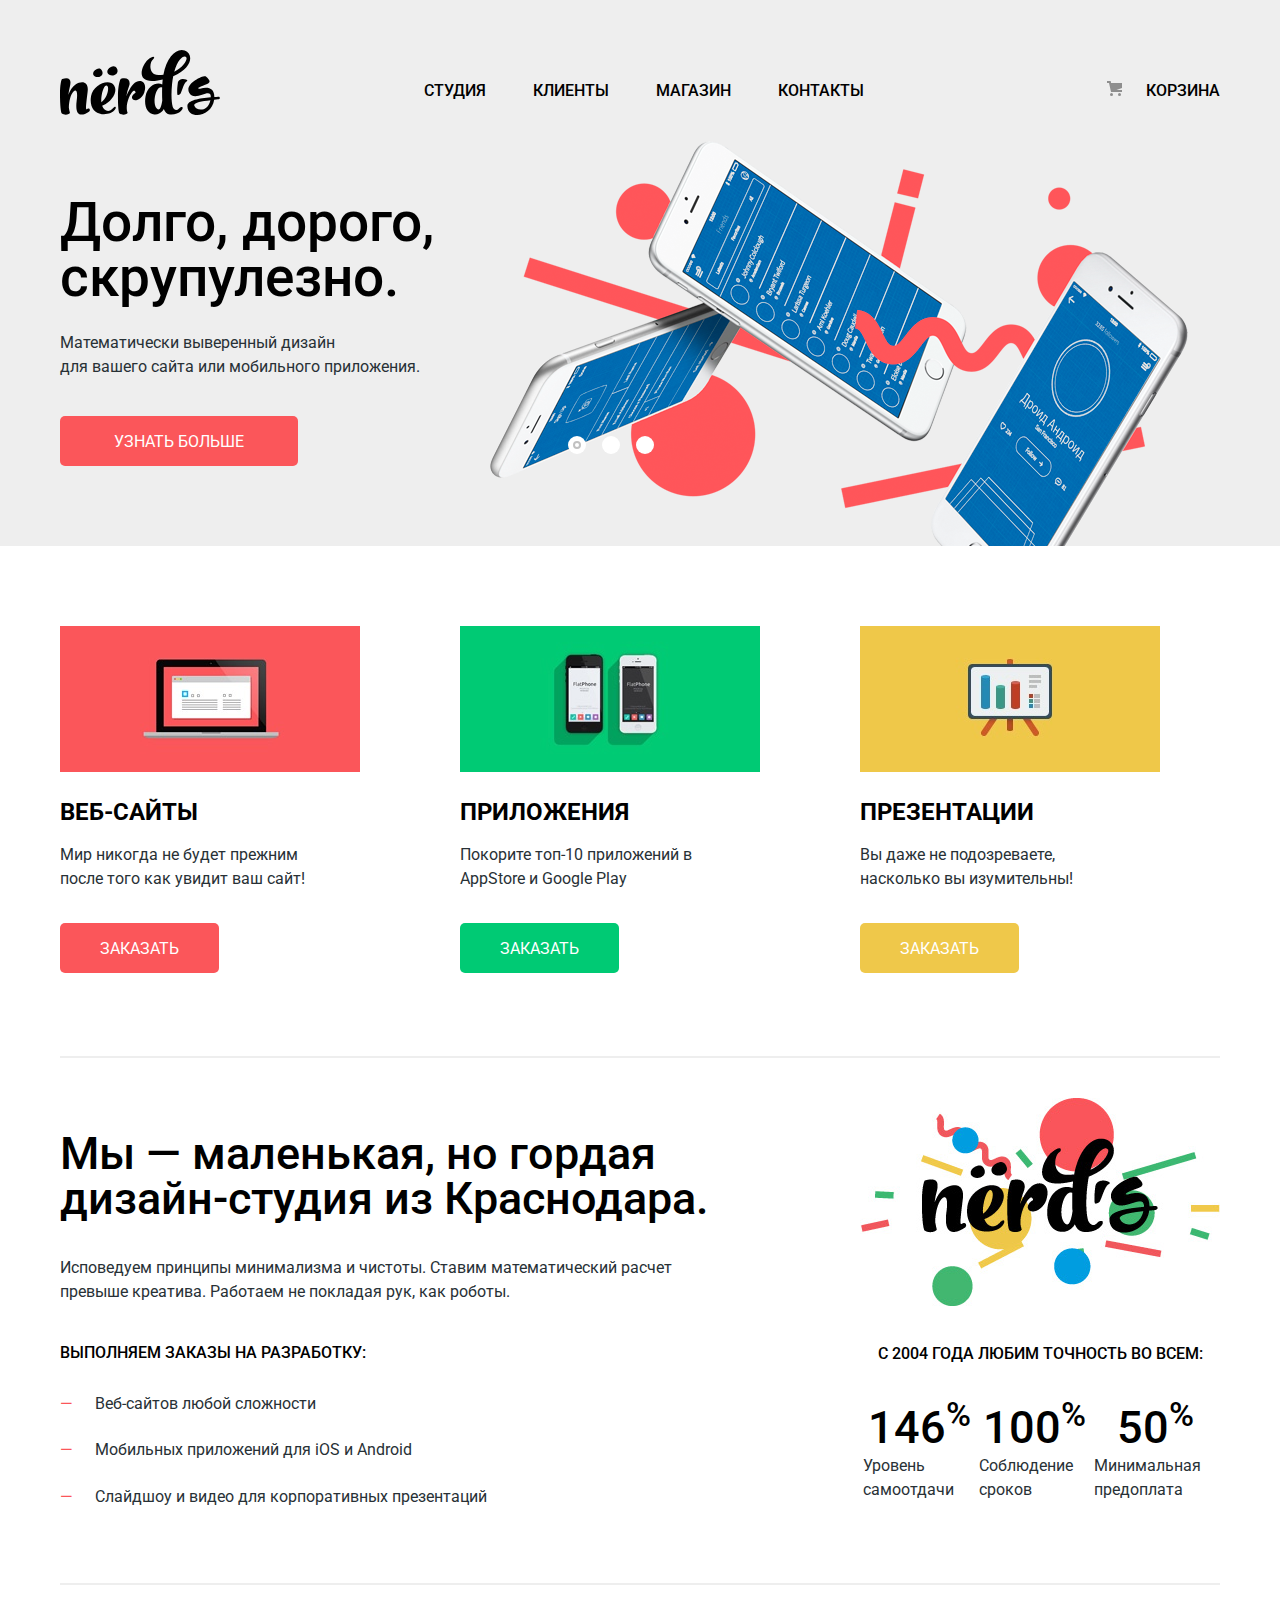
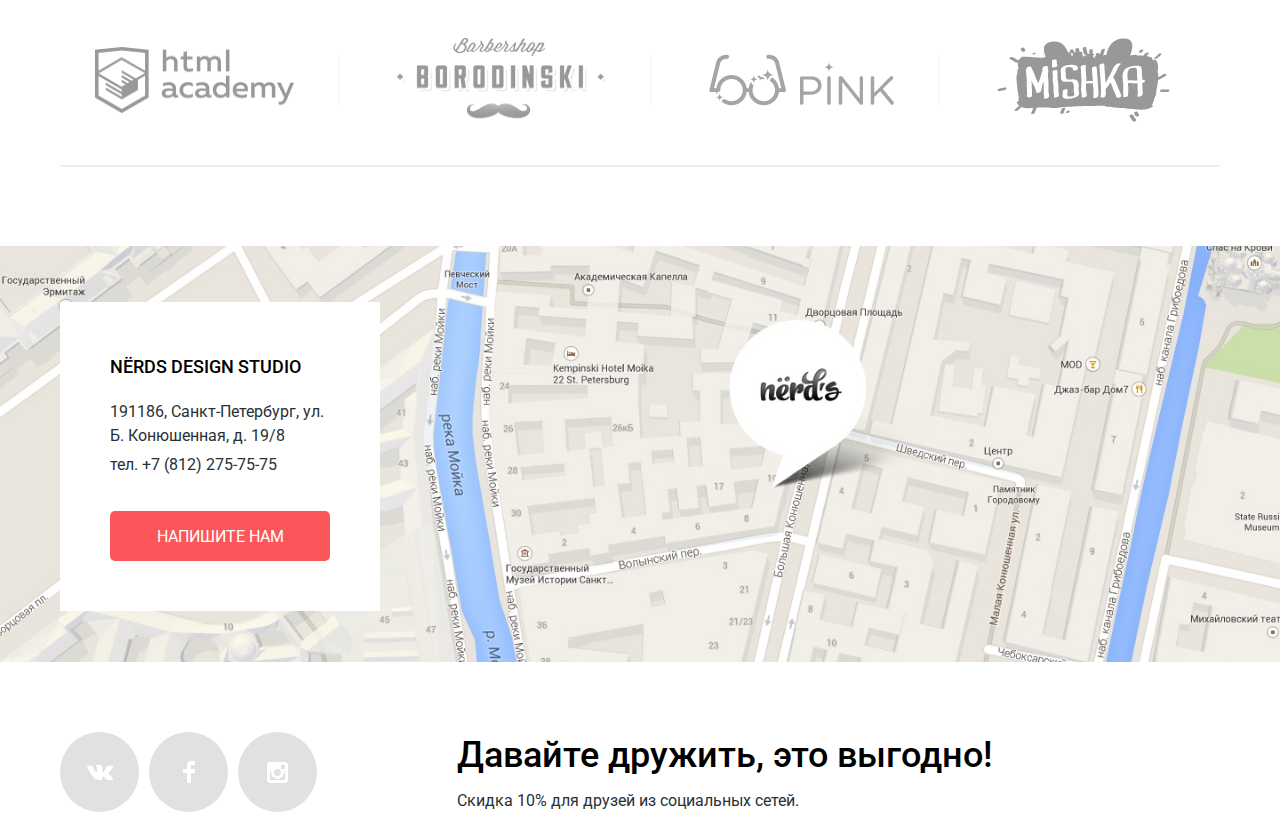
<file: index.html>
<!DOCTYPE html>
<html lang="ru">
<head>
  <meta charset="utf-8" />
  <title>HTML Academy: Нёрдс</title>
  <link href="https://fonts.googleapis.com/css?family=Roboto:400,500&display=swap&subset=cyrillic" rel="stylesheet">
  <link href="css/normalize.css" rel="stylesheet">
  <link href="css/style.min.css" rel="stylesheet">
</head>
<body>
  <header class="header">
    <nav class="navigation inner">
      <a class="header-logo">
        <img src="img/nerds-logo1.svg" width="160" height="67" alt="«Нёрдс»">
      </a>
      <ul class="site-navigation">
        <li class="nav-link"><a class="link" href="">Студия</a></li>
        <li class="nav-link"><a class="link" href="">Клиенты</a></li>
        <li class="nav-link"><a class="link" href="catalog.html">Магазин</a></li>
        <li class="nav-link"><a class="link" href="">Контакты</a></li>
      </ul>
      <ul class="site-cart">
        <li>
          <img class="icon-basket" src="img/icon-basket.svg" width="15" height="15" alt="Корзина">
          <a class="link" href="">Корзина</a>
        </li>
      </ul>
    </nav>
  </header>
  <main class="container">
    <section class="intro">
      <div class="container-slide inner">
        <h3 class="visually-hidden">Слайды</h3>
            <input class="slider-input visually-hidden slider-product-1" type="radio" id="product-1" name="toggle" checked>
            <input class="slider-input visually-hidden slider-product-2" type="radio" id="product-2" name="toggle">
            <input class="slider-input visually-hidden slider-product-3" type="radio" id="product-3" name="toggle">
          <div class="slider-controls">
            <label class="slider-controls-item slider-controls-item--1 slider-product-1" for="product-1">Первый</label>
            <label class="slider-controls-item slider-controls-item--2 slider-product-2" for="product-2">Второй</label>
            <label class="slider-controls-item slider-controls-item--3 slider-product-3" for="product-3">Третий</label>
          </div>
          <ul class="slider-list">
            <li class="slider-item">
              <p class="subtitle">
                Долго, дорого, <br />
                скрупулезно.
              </p>
              <p>Математически выверенный дизайн<br> для вашего сайта или мобильного приложения.</p>
              <a class="button button-red button-slide" href=""><span class="button-text">узнать больше</span></a>
            </li>
            <li class="slider-item">
              <p class="subtitle">
                Любим математику<br>
                как никто другой
              </p>
              <p>Никакого креатива, только математические формулы<br> для расчета идеальных пропорций.</p>
              <a class="button button-red button-slide" href=""><span class="button-text">узнать больше</span></a>
            </li>
            <li class="slider-item">
              <p class="subtitle">
                Только ночь,<br>
                только хардкор
              </p>
              <p>Работать днем, как все? Мы против этого.<br> Ближе к полуночи работа только начинается.</p>
              <a class="button button-red button-slide" href=""><span class="button-text">узнать больше</span></a>
            </li>
          </ul>
      </div>
    </section>
    <section class="amenities">
      <div class="inner">
        <h3 class="visually-hidden">Услуги</h3>
        <ul class="features-list">
          <li class="feature-item">
            <div>
              <img src="img/illustration-1.jpg" width="300" height="146" alt="Веб-сайты">
            </div>
            <div class="feature-content">
              <h3 class="sub-title">Веб-сайты</h3>
              <p>Мир никогда не будет прежним после того как увидит ваш сайт!</p>
              <a class="button button-red order-button" href=""><span class="button-text">заказать</span></a>
            </div>
          </li>
          <li class="feature-item">
            <div>
              <img src="img/illustration-2.jpg" width="300" height="146" alt="Приложения">
            </div>
            <div class="feature-content">
              <h3 class="sub-title">Приложения</h3>
              <p>Покорите топ-10 приложений в AppStore и Google Play</p>
              <a class="button button-green order-button" href=""><span class="button-text">заказать</span></a>
            </div>
          </li>
          <li class="feature-item">
            <div>
              <img src="img/illustration-3.jpg" width="300" height="146" alt="Презентации">
            </div>
            <div class="feature-content">
              <h3 class="sub-title">Презентации</h3>
              <p>Вы даже не подозреваете, насколько вы изумительны!</p>
              <a class="button button-yellow order-button" href=""><span class="button-text">заказать</span></a>
            </div>
          </li>
        </ul>
      </div>
    </section>
    <article>
      <div class="inner">
        <h3 class="visually-hidden">О нас</h3>
          <section class="information">
            <h3 class="visually-hidden">Факты о нас</h3>
            <div class="information-section">
              <div class="information-block">
                <p class="intro-title">
                  Мы — маленькая, но гордая
                  дизайн-студия из Краснодара.
                </p>
                <p>
                  Исповедуем принципы минимализма и чистоты. Ставим математический расчет
                  превыше креатива. Работаем не покладая рук, как роботы.
                </p>
              </div>
              <div>
                <p class="text">Выполняем заказы на разработку:</p>
                <ul class="information-list">
                  <li class="item-info">Веб-сайтов любой сложности</li>
                  <li class="item-info">Мобильных приложений для iOS и Android</li>
                  <li class="item-info">Слайдшоу и видео для корпоративных презентаций</li>
                </ul>
              </div>
            </div>
            <div class="information-researches">
              <div><img class="information-logo" src="img/nerds-illustration.png" width="360" height="208" alt="Логотип Нёрдс"></div>
              <p class="text text-info">с 2004 года Любим точность во всем:</p>
              <table class="table">
                <tr class="intro-title">
                  <td>146<sup>%</sup></td>
                  <td>100<sup>%</sup></td>
                  <td>50<sup>%</sup></td>
                </tr>
                <tr>
                  <td class="speakers">Уровень самоотдачи</td>
                  <td class="speakers">Соблюдение сроков</td>
                  <td class="speakers">Минимальная предоплата</td>
                </tr>
              </table>
            </div>
          </section>
          <section class="logo-clients">
            <div class="logo-info">
              <h3 class="visually-hidden">Логотип Клиентов</h3>
                <a class="logo-client" href="https://htmlacademy.ru/intensive/htmlcss"><img src="img/logo-academy.png" width="199" height="66" alt="Логотип HTML"></a>
                <a class="logo-client" href=""><img src="img/logo-borodinski.png" width="209" height="84" alt="Логотип Borodinski"></a>
                <a class="logo-client" href=""><img src="img/logo-pink.png" width="185" height="52" alt="Логотип Mishka"></a>
                <a class="logo-client" href=""><img src="img/logo-miska.png" width="173" height="84" alt="Логотип Pink"></a>
            </div>
          </section>
      </div>
    </article>
  </main>
  <footer>
      <div class="contacts">
          <h2 class="visually-hidden">Как нас найти</h2>
          <div class="modal-map">
            <iframe class="map" src="https://www.google.com/maps/embed?pb=!1m18!1m12!1m3!1d3997.2989166486054!2d30.3195176114589!3d59.93795868944831!2m3!1f0!2f0!3f0!3m2!1i1024!2i768!4f13.1!3m3!1m2!1s0x4696310fca145cc1%3A0x42b32648d8238007!2z0JHQvtC70YzRiNCw0Y8g0JrQvtC90Y7RiNC10L3QvdCw0Y8g0YPQuy4sIDE5LzgsINCh0LDQvdC60YIt0J_QtdGC0LXRgNCx0YPRgNCzLCAxOTExODY!5e0!3m2!1sru!2sru!4v1570369928319!5m2!1sru!2sru" allowfullscreen=""></iframe>
            <div class="inner">
              <div class="footer-contacts">
                <h3  class="tagline">NЁRDS DESIGN STUDIO</h3>
                  <p class="footer-tel">191186, Санкт-Петербург, ул. Б. Конюшенная, д. 19/8</p>
                  <p class="footer-tel">тел. +7 (812) 275-75-75</p>
                  <a class="button button-red button-form-popup" href=""><span class="button-text">Напишите нам</span></a>
              </div>
            </div>
          </div>
      </div>
      <div class="footer-social inner">
        <div class="social">
          <h2 class="visually-hidden">Соцсети</h2>
            <ul class="social-list">
              <li class="social-item"><a class="social-link" href="#" aria-label="Нёрдс во ВКонтакте"><svg class="social-icon" width="26" height="15" viewBox="0 0 26 15" xmlns="http://www.w3.org/2000/svg"><path d="M16.138 11.51c.956-.309 2.18 2.04 3.483 2.939.978.681 1.727.534 1.727.534l3.473-.05s1.815-.112.957-1.554c-.071-.12-.503-1.069-2.585-3.022-2.177-2.043-1.882-1.712.739-5.244 1.597-2.153 2.236-3.468 2.036-4.028-.192-.539-1.365-.399-1.365-.399L20.69.713c-.381.001-.704.119-.851.515-.003.004-.621 1.666-1.445 3.079-1.741 2.989-2.436 3.148-2.724 2.961-.661-.433-.494-1.737-.494-2.664 0-2.897.432-4.105-.846-4.417-.427-.104-.739-.172-1.828-.182-1.392-.021-2.574 0-3.244.329-.445.223-.786.712-.579.74.26.035.843.16 1.155.586.401.552.389 1.789.389 1.789s.229 3.411-.54 3.834c-.528.29-1.25-.302-2.803-3.016a25.376 25.376 0 01-1.392-2.922s-.116-.285-.326-.441c-.25-.185-.6-.244-.6-.244L.848.684S.29.7.085.946c-.182.218-.015.668-.015.668s2.909 6.881 6.203 10.347c3.02 3.182 6.452 2.971 6.452 2.971h1.555s.469-.054.709-.312c.224-.24.214-.691.214-.691s-.031-2.109.935-2.419z" fill-rule="nonzero" fill="#FFF"/></svg></a>
              </li>
              <li class="social-item"><a class="social-link" href="#" aria-label="Нёрдс в Фейсбуке"><svg class="social-icon" width="12" height="22" viewBox="0 0 12 22" xmlns="http://www.w3.org/2000/svg"><path d="M12 4V0H8a4 4 0 00-4 4v4H0v4h4v10h4V12h4V8H8V4h4z" fill-rule="nonzero" fill="#FFF"/></svg></a>
              </li>
              <li class="social-item"><a class="social-link" href="#" aria-label="Нёрдс в Инстаграм"><svg class="social-icon" width="21" height="21" viewBox="0 0 21 21" xmlns="http://www.w3.org/2000/svg"><path d="M18 0H3C1.35 0 0 1.35 0 3v15c0 1.65 1.35 3 3 3h15c1.65 0 3-1.35 3-3V3c0-1.65-1.35-3-3-3zm-7.5 7c1.93 0 3.5 1.57 3.5 3.5S12.43 14 10.5 14 7 12.43 7 10.5 8.57 7 10.5 7zM18 18H3V9h1.181c-.118.491-.18.995-.181 1.5a6.5 6.5 0 1013 0 6.45 6.45 0 00-.181-1.5H18v9zm0-11h-4V3h4v4z" fill-rule="nonzero" fill="#FFF"/></svg></a>
              </li>
          </ul>
        </div>
        <div class="footer">
           <p class="footer-title">Давайте дружить, это выгодно!</p>
           <p>Скидка 10% для друзей из социальных сетей.</p>
        </div>
      </div>
  <div class="popup">
    <form  action="https://echo.htmlacademy.ru" method="post">
     <h3 class="intro-title">Нaпишите нам</h3>
      <div class="wrapper">
        <p class="form-field col-medium">
          <label class="form-label" for="appointment-name">Ваше имя:</label>
          <input class="form-input" type="text" name="name" id="appointment-name" placeholder="Имя Фамилия" required>
        </p>
        <p class="form-field col-medium">
          <label class="form-label" for="appointment-email">Ваш e-mail:</label>
          <input class="form-input" type="email" name="mail" id="appointment-email" placeholder="email@example.com" required>
        </p>
        <p class="form-field col-large">
          <label class="form-label" for="appointment-text">Текст письма:</label>
          <textarea class="form-input" name="text" id="appointment-text" rows="5" cols="55" placeholder="В свободной форме"></textarea>
        </p>
        <p class="form-field col-large">
          <button class="button button-red" type="submit"><span class="button-text">Отправить</span></button>
        </p>
      </div>
    </form>
      <button class="close-button" type="submit"><img src="img/close-popup.svg" width="21" height="21" alt="Закрыть"></button>
  </div>
  </footer>
  <script src="js/main.min.js"></script>
</body>
</html>
</file>
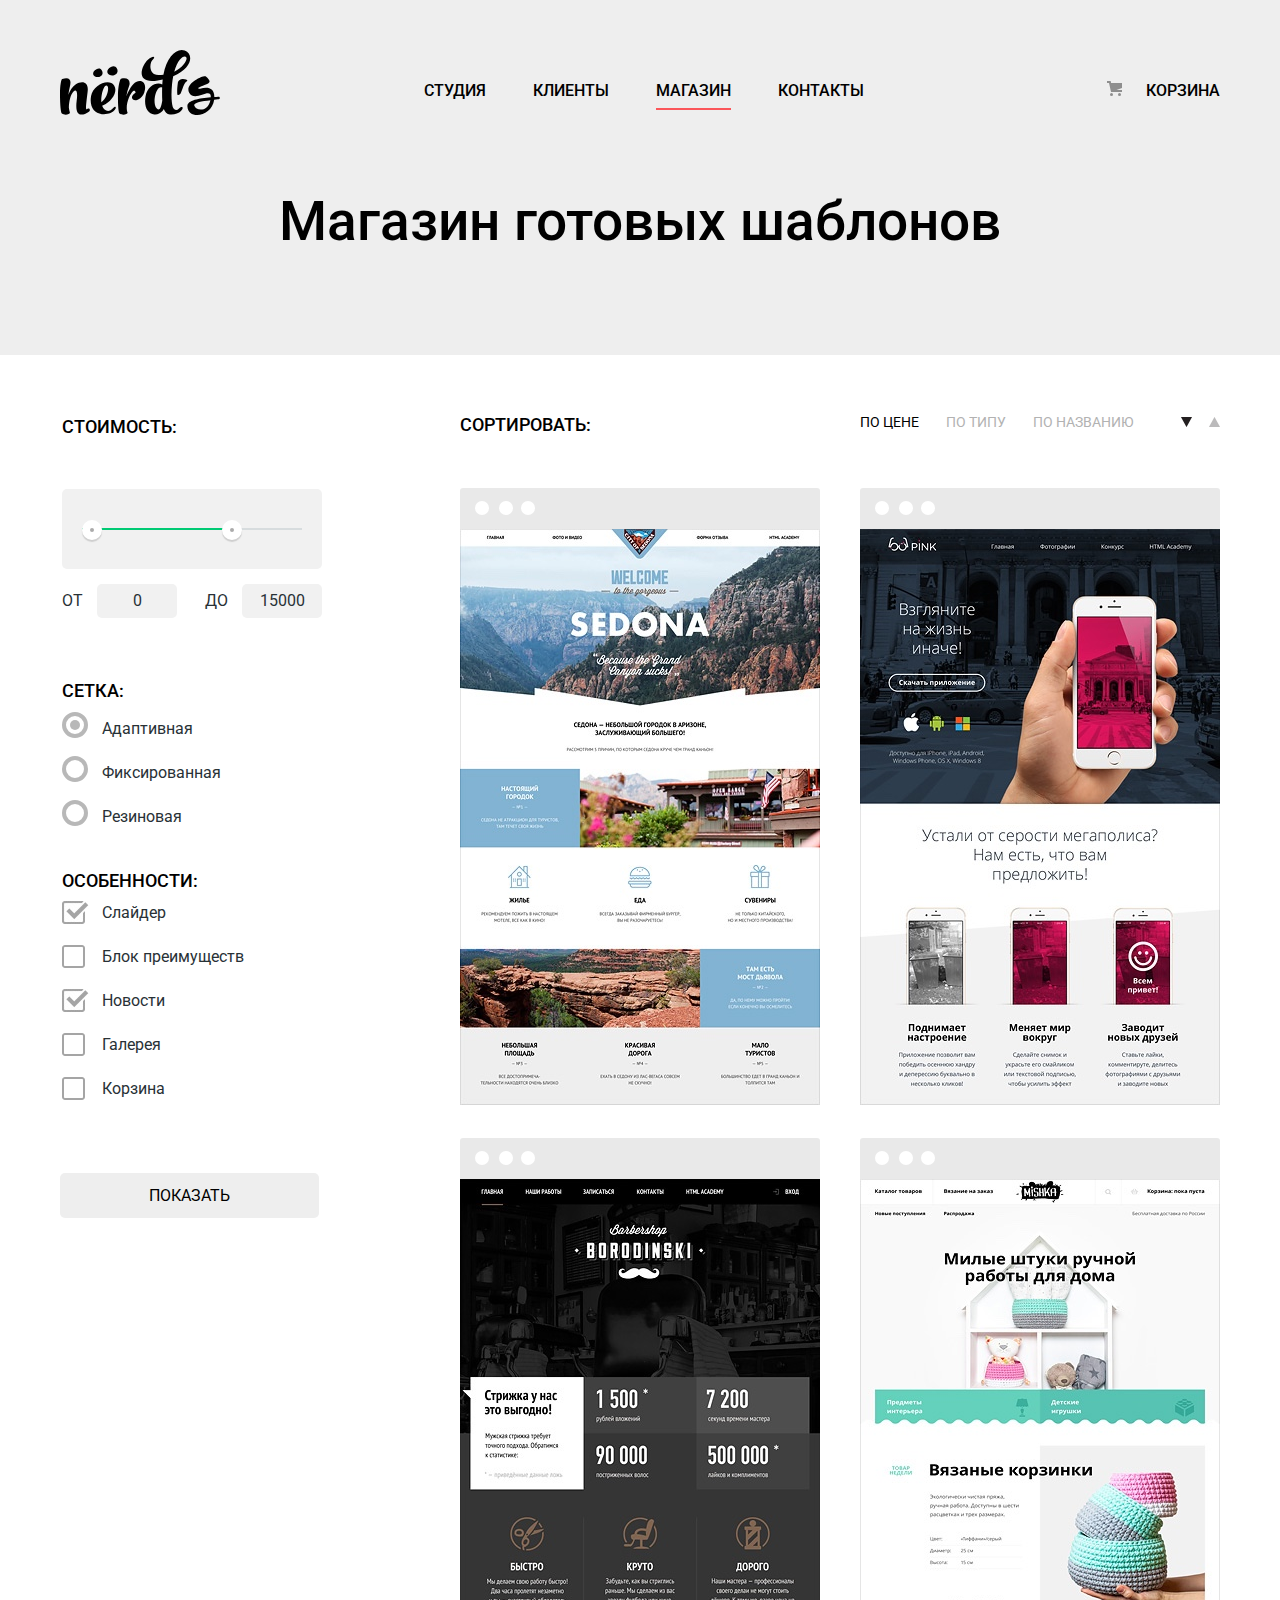
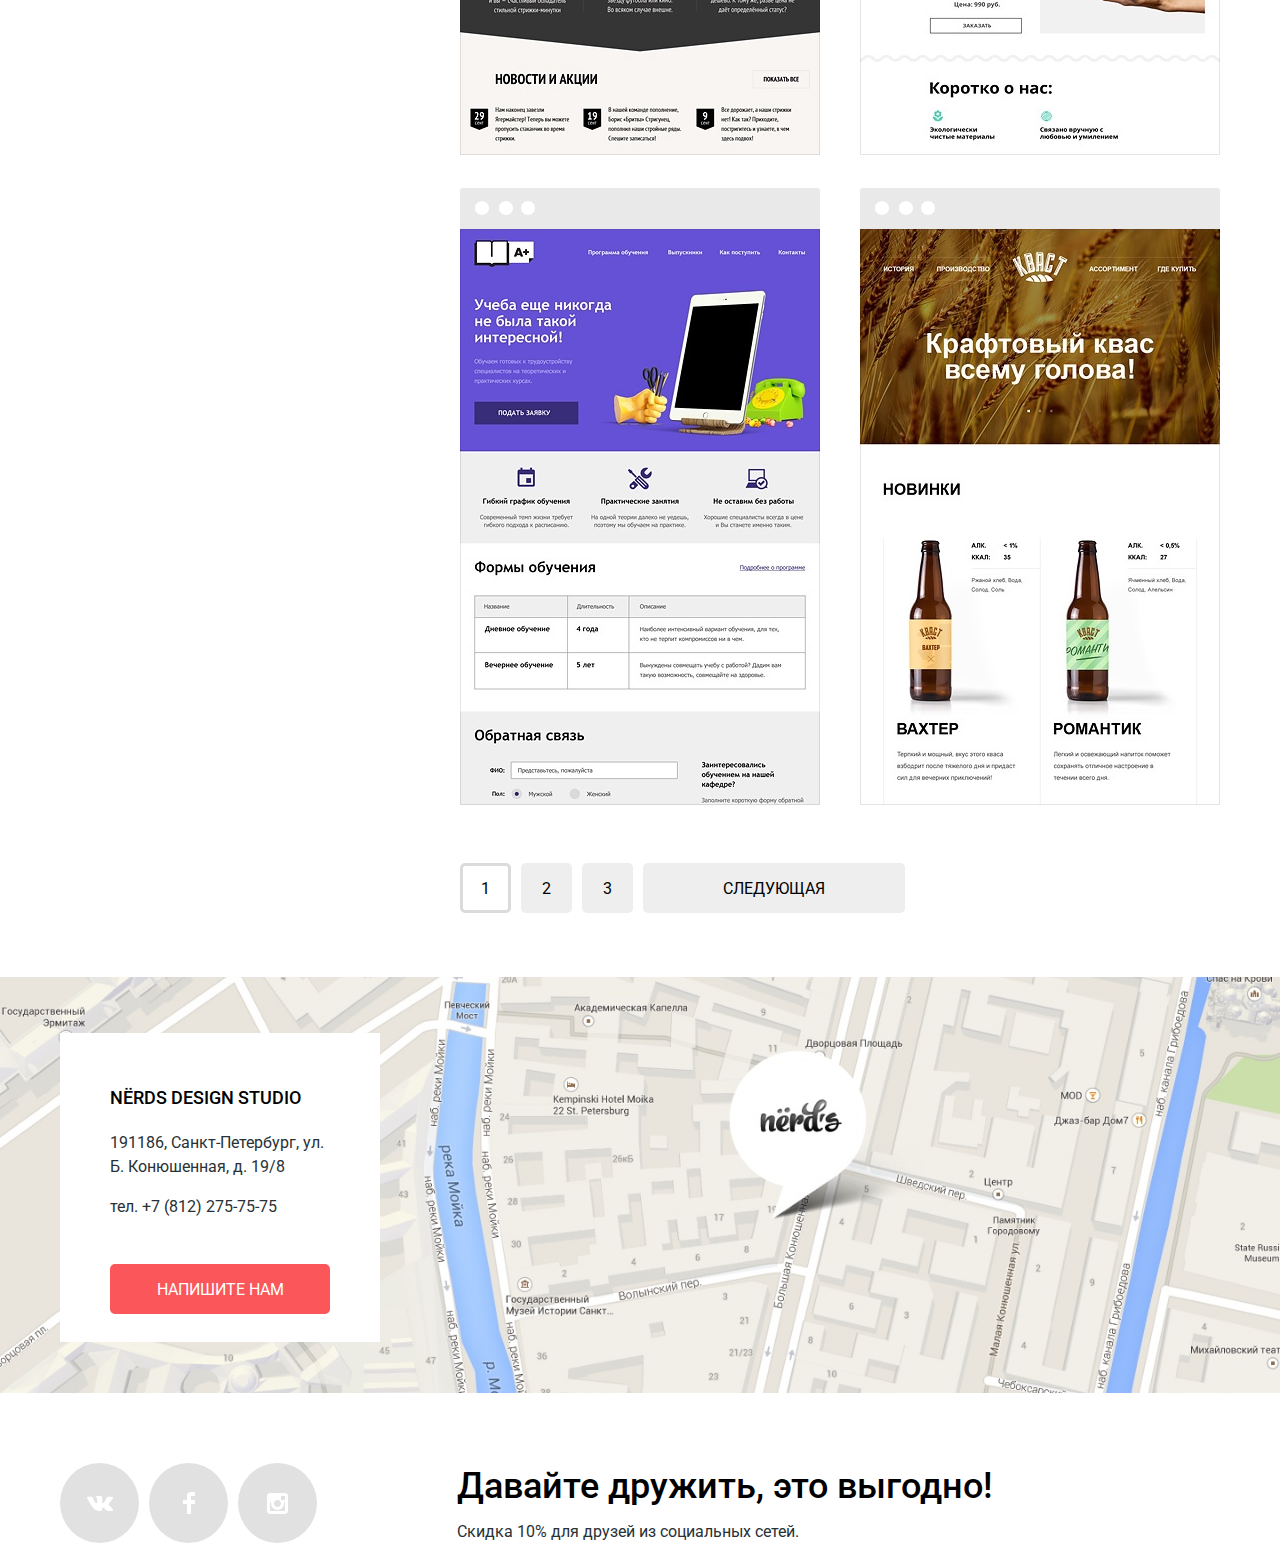
<file: catalog.html>
<!DOCTYPE html>
<html lang="ru">
<head>
  <meta charset="utf-8" />
  <title>HTML Academy: Нёрдс</title>
  <link href="https://fonts.googleapis.com/css?family=Roboto:400,500&display=swap&subset=cyrillic" rel="stylesheet">
  <link href="css/normalize.css" rel="stylesheet">
  <link href="css/style.min.css" rel="stylesheet">
</head>
<body>
  <header class="header">
      <nav class="navigation inner">
        <a class="header-logo" href="index.html">
          <img src="img/nerds-logo1.svg" width="160" height="67" alt="«Нёрдс»">
        </a>
        <ul class="site-navigation">
          <li class="nav-link"><a class="link" href="">Студия</a></li>
          <li class="nav-link"><a class="link" href="">Клиенты</a></li>
          <li class="nav-link"><a class="link link-active" href="catalog.html">Магазин</a></li>
          <li class="nav-link"><a class="link" href="">Контакты</a></li>
        </ul>
        <ul class="site-cart">
          <li>
            <img class="icon-basket" src="img/icon-basket.svg" width="15" height="15" alt="Корзина">
            <a class="link" href="">Корзина</a>
          </li>
        </ul>
      </nav>
  </header>
<main>
  <section class="intro">
    <div class="inner section-title">
      <h1 class="subtitle">Магазин готовых шаблонов</h1>
    </div>
  </section>
  <section class="products inner">
    <h2 class="visually-hidden">Каталог шаблонов</h2>
    <section class="filters">
      <form method="get" action="https://echo.htmlacademy.ru">
        <h2 class="visually-hidden">Фильтр</h2>
          <fieldset class="filter-item-rang">
            <legend class="tagline">Стоимость:</legend>
              <div class="range-filter">
                <div class="range-controls">
                  <button type="reset" class="toggle toggle-min"></button>
                  <button type="reset" class="toggle toggle-max"></button>
                  <div class="scale">
                    <div class="bar"></div>
                  </div>
                </div>
                <div class="price-controls">
                  <label class="min-price price">от <input class="from-to" name="min-price" type="text" value="0"></label>
                  <label class="max-price price">до <input class="from-to" name="max-price" type="text" value="15000"></label>
                </div>
              </div>
          </fieldset>
          <fieldset class="filter-item filter">
            <legend class="tagline">Сетка:</legend>
              <ul class="radio-button-group">
                <li class="filter-option">
                  <input class="visually-hidden filter-input-radio" type="radio" name="greed" id="Adaptive" value="1" checked>
                  <label class="filter-label-radio filter-label" for="Adaptive">Адаптивная</label>
                </li>
                <li class="filter-option">
                  <input class="visually-hidden filter-input-radio" type="radio" name="greed" id="Fixed" value="2">
                  <label class="filter-label-radio filter-label" for="Fixed">Фиксированная</label>
                </li>
                <li class="filter-option">
                  <input class="visually-hidden filter-input-radio" type="radio" name="greed" id="Rubber" value="3">
                  <label class="filter-label-radio filter-label" for="Rubber">Резиновая</label>
                </li>
              </ul>
          </fieldset>
          <fieldset class="filter-item filter">
            <legend class="tagline">Особенности:</legend>
              <ul class="radio-button-group">
                <li class="filter-option">
                  <input class="visually-hidden filter-input-checkbox" type="checkbox" name="option1" id="slider" value="1" checked>
                  <label class="filter-label-checkbox filter-label" for="slider">Слайдер</label>
                </li>
                <li class="filter-option">
                  <input class="visually-hidden filter-input-checkbox" type="checkbox" name="option2" id="advantages" value="2">
                  <label class="filter-label-checkbox filter-label" for="advantages">Блок преимуществ</label>
                </li>
                <li class="filter-option">
                  <input class="visually-hidden filter-input-checkbox" type="checkbox" name="option3" id="news" value="3" checked>
                  <label class="filter-label-checkbox filter-label" for="news">Новости</label>
                </li>
                <li class="filter-option">
                  <input class="visually-hidden filter-input-checkbox" type="checkbox" name="option4" id="passage" value="4">
                  <label class="filter-label-checkbox filter-label" for="passage">Галерея</label>
                </li>
                <li class="filter-option">
                  <input class="visually-hidden filter-input-checkbox" type="checkbox" name="option5" id="basket" value="5">
                  <label class="filter-label-checkbox filter-label" for="basket">Корзина</label>
                </li>
              </ul>
          </fieldset>
            <button class="button filter-button" type="submit"><span class="button-text">Показать</span></button>
      </form>
    </section>
    <section class="sort-product">
      <h3 class="visually-hidden">Сортировка товаров</h3>
        <div class="sort">
            <h3 class="tagline filter-title">Сортировать:</h3>
              <ul class="criteria radio-button-group">
                <li class="sort-item">
                  <a class="sorting-filtr sorting-filtr-active filter-label-sort" href="">по цене</a>
                </li>
                <li class="sort-item">
                  <a class="sorting-filtr filter-label-sort" href="">по типу</a>
                </li>
                <li class="sort-item">
                  <a class="sorting-filtr filter-label-sort" href="">по названию</a>
                </li>
              </ul>
              <ul class="criteria radio-button-group">
                <li class="sort-icon-up">
                  <a class="icon-up " href=""><svg class="filter-label-sort icon-up-active" xmlns="http://www.w3.org/2000/svg" xmlns:xlink="http://www.w3.org/1999/xlink" width="11" height="10" viewBox="0 0 11 10"><image id="icon-down-dir_копия_2" data-name="icon-down-dir копия 2" width="11" height="10" xlink:href="[data-uri]"/></svg></a>
                </li>
                <li class="sort-icon-up">
                  <a class="icon-up " href=""><svg class="filter-label-sort" xmlns="http://www.w3.org/2000/svg" xmlns:xlink="http://www.w3.org/1999/xlink" width="11" height="10" viewBox="0 0 11 10"><image id="icon-up-dir_копия" data-name="icon-up-dir копия" width="11" height="10" xlink:href="[data-uri]"/></svg></a>
                </li>
              </ul>
        </div>
        <section class="product-block">
          <h3 class="visually-hidden">Список карточек товаров</h3>
            <section class="catalog">
              <h3 class="visually-hidden">Карточки товаров</h3>
                <article class="catalog-item">
                  <a class="product-photo-preview">
                    <img class="product-image" src="img/img-sedona.jpg" width="360" height="576"  alt="Готовый шаблон Sedona">
                  </a>
                  <div class="catalog-info">
                    <a class="link" href="">
                      <h3 class="tagline">Sedona</h3>
                    </a>
                      <p class="text-catalog">Информационный сайт для туристов</p>
                    <button class="button button-red catalog-button" type="submit">9 900  руб.</button>
                  </div>
                </article>
                <article class="catalog-item">
                  <a class="product-photo-preview">
                    <img class="product-image" src="img/img-pink.jpg" width="360" height="576" alt="Готовый шаблон Pink">
                  </a>
                  <div class="catalog-info">
                    <a class="link" href="">
                      <h3 class="tagline">Pink</h3>
                    </a>
                    <p class="text-catalog">Продуктовый лендинг приложения для iOS и Android</p>
                    <button class="button button-red catalog-button" type="submit">9 900  руб.</button>
                  </div>
                </article>
                <article class="catalog-item">
                  <a class="product-photo-preview">
                    <img class="product-image" src="img/img-barbershop.jpg" width="360" height="576" alt="Готовый шаблон Borodinski">
                  </a>
                  <div class="catalog-info">
                    <a class="link" href="">
                      <h3 class="tagline">Borodinski</h3>
                    </a>
                    <p class="text-catalog">сайт салона кросоты Для мужчин, да.</p>
                    <button class="button button-red catalog-button" type="submit">9 900  руб.</button>
                  </div>
                </article>
                <article class="catalog-item">
                  <a class="product-photo-preview">
                    <img class="product-image" src="img/img-mishka.jpg" width="360" height="576" alt="Готовый шаблон Mishka">
                  </a>
                  <div class="catalog-info">
                    <a class="link" href="">
                      <h3 class="tagline">Mishka</h3>
                    </a>
                    <p class="text-catalog">Интернет-магазин вязаных игрушек</p>
                    <button class="button button-red catalog-button" type="submit">9 900  руб.</button>
                  </div>
                </article>
                <article class="catalog-item">
                  <a class="product-photo-preview">
                    <img class="product-image" src="img/img-aplus.jpg" width="360" height="576" alt="Готовый шаблон Aplus">
                  </a>
                  <div class="catalog-info">
                    <a class="link" href="">
                      <h3 class="tagline">Aplus</h3>
                    </a>
                    <p class="text-catalog">Лендинг курсов повышения квалификации</p>
                    <button class="button button-red catalog-button" type="submit">9 900  руб.</button>
                  </div>
                </article>
                <article class="catalog-item">
                  <a class="product-photo-preview">
                    <img class="product-image" src="img/img-kvast.jpg" width="360" height="576" alt="Готовый шаблон Kvast">
                  </a>
                  <div class="catalog-info">
                    <a class="link" href="">
                      <h3 class="tagline">Kvast</h3>
                    </a>
                    <p class="text-catalog">Промо-сайт произыодителя крафтового кваса</p>
                    <button class="button button-red catalog-button" type="submit">9 900  руб.</button>
                  </div>
                </article>
            </section>
            <section class="catalog-pages">
              <h3 class="visually-hidden">Страницы</h3>
                <a class="button pagination-button pagination-active" href=""><span class="button-text">1</span></a>
                <a class="button pagination-button" href=""><span class="button-text">2</span></a>
                <a class="button pagination-button" href=""><span class="button-text">3</span></a>
                <a class="button pagination-button pagination-next" href=""><span class="button-text">следующая</span></a>
            </section>
        </section>
    </section>
  </section>
</main>
  <footer>
    <div class="contacts">
      <h2 class="visually-hidden">Как нас найти</h2>
        <div class="modal-map">
          <iframe class="map" src="https://www.google.com/maps/embed?pb=!1m18!1m12!1m3!1d3997.2989166486054!2d30.3195176114589!3d59.93795868944831!2m3!1f0!2f0!3f0!3m2!1i1024!2i768!4f13.1!3m3!1m2!1s0x4696310fca145cc1%3A0x42b32648d8238007!2z0JHQvtC70YzRiNCw0Y8g0JrQvtC90Y7RiNC10L3QvdCw0Y8g0YPQuy4sIDE5LzgsINCh0LDQvdC60YIt0J_QtdGC0LXRgNCx0YPRgNCzLCAxOTExODY!5e0!3m2!1sru!2sru!4v1570369928319!5m2!1sru!2sru" allowfullscreen=""></iframe>
          <div class="inner">
            <div class="footer-contacts">
              <h3  class="tagline">NЁRDS DESIGN STUDIO</h3>
              <p>191186, Санкт-Петербург, ул. Б. Конюшенная, д. 19/8</p>
              <p>тел. +7 (812) 275-75-75</p>
              <a class="button button-red button-form-popup" href=""><span class="button-text">Напишите нам</span></a>
            </div>
          </div>
        </div>
    </div>
    <div class="footer-social inner">
      <div class="social">
        <h2 class="visually-hidden">Соцсети</h2>
        <ul class="social-list">
          <li class="social-item"><a class="social-link" href="#" aria-label="Нёрдс во ВКонтакте"><svg class="social-icon" width="26" height="15" viewBox="0 0 26 15" xmlns="http://www.w3.org/2000/svg"><path d="M16.138 11.51c.956-.309 2.18 2.04 3.483 2.939.978.681 1.727.534 1.727.534l3.473-.05s1.815-.112.957-1.554c-.071-.12-.503-1.069-2.585-3.022-2.177-2.043-1.882-1.712.739-5.244 1.597-2.153 2.236-3.468 2.036-4.028-.192-.539-1.365-.399-1.365-.399L20.69.713c-.381.001-.704.119-.851.515-.003.004-.621 1.666-1.445 3.079-1.741 2.989-2.436 3.148-2.724 2.961-.661-.433-.494-1.737-.494-2.664 0-2.897.432-4.105-.846-4.417-.427-.104-.739-.172-1.828-.182-1.392-.021-2.574 0-3.244.329-.445.223-.786.712-.579.74.26.035.843.16 1.155.586.401.552.389 1.789.389 1.789s.229 3.411-.54 3.834c-.528.29-1.25-.302-2.803-3.016a25.376 25.376 0 01-1.392-2.922s-.116-.285-.326-.441c-.25-.185-.6-.244-.6-.244L.848.684S.29.7.085.946c-.182.218-.015.668-.015.668s2.909 6.881 6.203 10.347c3.02 3.182 6.452 2.971 6.452 2.971h1.555s.469-.054.709-.312c.224-.24.214-.691.214-.691s-.031-2.109.935-2.419z" fill-rule="nonzero" fill="#FFF"/></svg></a></li>
          <li class="social-item"><a class="social-link" href="#" aria-label="Нёрдс в Фейсбуке"><svg class="social-icon" width="12" height="22" viewBox="0 0 12 22" xmlns="http://www.w3.org/2000/svg"><path d="M12 4V0H8a4 4 0 00-4 4v4H0v4h4v10h4V12h4V8H8V4h4z" fill-rule="nonzero" fill="#FFF"/></svg></a></li>
          <li class="social-item"><a class="social-link" href="#" aria-label="Нёрдс в Инстаграм"><svg class="social-icon" width="21" height="21" viewBox="0 0 21 21" xmlns="http://www.w3.org/2000/svg"><path d="M18 0H3C1.35 0 0 1.35 0 3v15c0 1.65 1.35 3 3 3h15c1.65 0 3-1.35 3-3V3c0-1.65-1.35-3-3-3zm-7.5 7c1.93 0 3.5 1.57 3.5 3.5S12.43 14 10.5 14 7 12.43 7 10.5 8.57 7 10.5 7zM18 18H3V9h1.181c-.118.491-.18.995-.181 1.5a6.5 6.5 0 1013 0 6.45 6.45 0 00-.181-1.5H18v9zm0-11h-4V3h4v4z" fill-rule="nonzero" fill="#FFF"/></svg></a></li>
        </ul>
      </div>
      <div class="footer">
        <p class="footer-title">Давайте дружить, это выгодно!</p>
        <p>Скидка 10% для друзей из социальных сетей.</p>
      </div>
    </div>
    <div class="popup">
      <form  action="https://echo.htmlacademy.ru" method="post">
        <h3 class="intro-title">Нaпишите нам</h3>
        <div class="wrapper">
          <p class="form-field col-medium">
            <label class="form-label" for="appointment-name">Ваше имя:</label>
            <input class="form-input" type="text" name="name" id="appointment-name" placeholder="Имя Фамилия" required>
          </p>
          <p class="form-field col-medium">
            <label class="form-label" for="appointment-email">Ваш e-mail:</label>
            <input class="form-input" type="email" name="mail" id="appointment-email" placeholder="email@example.com" required>
          </p>
          <p class="form-field col-large">
            <label class="form-label" for="appointment-text">Текст письма:</label><br>
            <textarea class="form-input" name="text" id="appointment-text" rows="5" cols="55" placeholder="В свободной форме"></textarea>
          </p>
          <p class="form-field col-large">
            <button class="button button-red" type="submit"><span class="button-text">Отправить</span></button>
          </p>
        </div>
      </form>
        <button class="close-button" type="submit"><img src="img/close-popup.svg" width="21" height="21" alt="Закрыть"></button>
    </div>
  </footer>
  <script src="js/main.min.js"></script>
</body>
</html>
</file>
<file: css/style.min.css>
.filter-button,.inner{-webkit-box-sizing:border-box}.features-list,.information,.navigation{-webkit-box-pack:justify}body{background-color:#fff;color:#283136;font-family:Roboto,Arial,sans-serif;font-size:16px;font-weight:400;line-height:24px;margin:0 auto;min-width:1200px;padding:0}.header,.intro{background-color:#eee}.intro-title,.link,.subtitle{font-weight:500}.link,.sub-title{line-height:30px;text-transform:uppercase}a{text-decoration:none}.visually-hidden{clip:rect(0 0 0 0);height:1px;margin:-1px;position:absolute;width:1px}.inner{box-sizing:border-box;margin:0 auto;padding-left:20px;padding-right:20px;width:1200px}.site-cart,.site-navigation{margin-top:27px;list-style:none}.navigation{display:-webkit-box;display:-ms-flexbox;display:flex;-ms-flex-pack:justify;justify-content:space-between;padding-top:49px}.site-navigation{display:-webkit-box;display:-ms-flexbox;display:flex;-ms-flex-wrap:wrap;flex-wrap:wrap;padding-left:48px}.header-logo[href]:focus,.header-logo[href]:hover{opacity:.7;-webkit-transition:opacity .25s;-o-transition:opacity .25s;transition:opacity .25s}.header-logo[href]:active{opacity:.4;-webkit-transition:opacity .25s;-o-transition:opacity .25s;transition:opacity .25s}.nav-link{padding-right:47px}.link{color:#000}.link[href]:focus,.link[href]:focus .tagline,.link[href]:hover,.link[href]:hover .tagline{color:#fb565a;-webkit-transition:color .25s;-o-transition:color .25s;transition:color .25s}.link[href]:active,.link[href]:active .tagline{color:#b2b2b2;-webkit-transition:color .25s;-o-transition:color .25s;transition:color .25s}.link-active{border-bottom:2px solid #fb565a;padding-bottom:8px}.icon-basket{opacity:.4;padding-right:20px}.intro{position:relative}.section-title{padding-bottom:80px;padding-top:29px;text-align:center}.container-slide{align-items:center}.slider-list{list-style:none;margin:0;padding:0}.slider-item{background-repeat:no-repeat;display:none;padding:30px 0 80px}.features-list,.slider-controls{display:-webkit-box;display:-ms-flexbox}.slider-item:nth-child(1){background-image:url(../img/slide1.png);background-position:93% 18px}.slider-item:nth-child(2){background-image:url(../img/slide2.png);background-position:100% 0}.slider-item:nth-child(3){background-image:url(../img/slide3.png);background-position:100% 20px}.subtitle{color:#000;font-size:55px;line-height:55px;margin-bottom:26px;margin-top:42px}.slider-controls{bottom:100px;height:18px;left:50%;position:absolute;width:160px;font-size:0;text-align:center;transform:translateX(-50%);display:flex;z-index:100}.slider-controls .slider-controls-item{border-radius:50%;cursor:pointer;display:inline-block;vertical-align:middle;height:18px;padding:8px;position:relative;width:18px}.slider-controls .slider-controls-item::after{background:#fff;border-radius:50%;content:"";height:18px;left:8px;position:absolute;top:8px;width:18px;z-index:1}.slider-product-1:checked~.slider-list .slider-item:nth-child(1),.slider-product-2:checked~.slider-list .slider-item:nth-child(2),.slider-product-3:checked~.slider-list .slider-item:nth-child(3){display:block}.slider-product-1:checked~.slider-controls .slider-controls-item--1::before,.slider-product-2:checked~.slider-controls .slider-controls-item--2::before,.slider-product-3:checked~.slider-controls .slider-controls-item--3::before{background-color:inherit;border:2px solid #c1c1c1;border-radius:50%;content:"";height:4px;left:50%;margin:-4px;position:absolute;top:50%;width:4px;z-index:2}.button{border:none;border-radius:5px;color:#fff;font-size:16px;text-align:center;text-transform:uppercase;cursor:pointer;display:inline-block;vertical-align:middle;padding:14px 40px 12px}.button:active{-webkit-box-shadow:inset 0 3px 0 0 rgba(0,0,0,.1);box-shadow:inset 0 3px 0 0 rgba(0,0,0,.1)}.button:active .button-text{opacity:.7}.filter-button{background-color:#eee;box-sizing:border-box;color:#000;margin-right:11px;margin-top:30px}.catalog,.pagination-button{-webkit-box-sizing:border-box}.filter-button:focus,.filter-button:hover{background-color:#dfdfdf;-webkit-transition:background .25s;-o-transition:color .25s;transition:color .25s}.filter-button:active{background-color:#d5d5d5;-webkit-transition:background .25s;-o-transition:color .25s;transition:color .25s}.pagination-button{background-color:#eee;box-sizing:border-box;color:#000;margin-right:6px;padding-left:21px;padding-right:21px}.pagination-button:focus,.pagination-button:hover{background-color:#dfdfdf;-webkit-transition:background .25s;-o-transition:color .25s;transition:color .25s}.pagination-button:active{background-color:#d5d5d5;-webkit-transition:background .25s;-o-transition:color .25s;transition:color .25s}.pagination-active{background:#fff;color:#000;position:relative}.pagination-active::before{content:"";border:3px solid #dbdbdb;border-radius:5px;bottom:0;left:0;position:absolute;right:0;top:0}.pagination-next{padding-left:80px;padding-right:80px}.button-slide{margin-top:21px;padding-left:54px;padding-right:54px}.filter-button{padding-left:89px;padding-right:89px}.order-button{margin-top:16px}.button-red{background-color:#fb565a}.button-red:focus,.button-red:hover{background-color:#e74246;-webkit-transition:background .25s;-o-transition:color .25s;transition:color .25s}.button-green:focus,.button-green:hover,.button-red:active{-webkit-transition:background .25s;-o-transition:color .25s}.button-red:active{background-color:#d7373b;transition:color .25s}.button-green{background-color:#00ca74}.button-green:focus,.button-green:hover{background-color:#00bc6c;transition:color .25s}.button-green:active{background-color:#00aa62;-webkit-transition:background .25s;-o-transition:color .25s;transition:color .25s}.button-yellow{background-color:#efc84a}.button-yellow:focus,.button-yellow:hover{background-color:#eab534;-webkit-transition:background .25s;-o-transition:color .25s;transition:color .25s}.button-yellow:active{background-color:#e5a722;-webkit-transition:background .25s;-o-transition:color .25s;transition:color .25s}.amenities{margin-top:80px;margin-bottom:83px}.features-list{display:flex;-ms-flex-pack:justify;justify-content:space-between;list-style:none;margin-top:10px;padding:0}.information,.logo-clients{border-top:2px solid #eee;display:-webkit-box;display:-ms-flexbox}.feature-item{padding-right:100px}.feature-content{width:260px}.sub-title{color:#000;font-size:24px;margin-top:18px;margin-bottom:16px}.information{display:flex;-ms-flex-pack:justify;justify-content:space-between;padding-bottom:47px}.information-section{width:660px;margin-top:28px}.information-block{margin-bottom:8px}.intro-title{color:#000;font-size:45px;line-height:45px;margin-bottom:35px}.speakers{text-align:left}.information-list{line-height:2.9;list-style:none;padding-left:0}.item-info::before{color:#fb565a;content:'\2014';padding-right:22px}.tagline,.text{color:#000;text-transform:uppercase;font-weight:500}.information-researches{text-align:center;padding-top:40px;width:360px}.table{padding-top:20px}.text{margin-top:37px}.text-info{margin-top:29px}.logo-clients{border-bottom:2px solid #eee;margin-bottom:15px;display:flex;-webkit-box-pack:justify;-ms-flex-pack:justify;justify-content:space-between}.logo-info{display:-webkit-box;display:-ms-flexbox;display:flex;-webkit-box-align:center;-ms-flex-align:center;align-items:center;-webkit-box-pack:justify;-ms-flex-pack:justify;justify-content:space-between}.logo-client img,.logo-client::after{display:inline-block;vertical-align:middle}.logo-client{opacity:.4;padding:53px 22px 43px 35px}.logo-client:focus,.logo-client:hover{opacity:1;-webkit-transition:opacity .25s;-o-transition:opacity .25s;transition:opacity .25s}.logo-client:active{opacity:.2;-webkit-transition:opacity .25s;-o-transition:opacity .25s;transition:opacity .25s}.logo-client::after{background:#eee;content:"";height:53px;margin-left:44px;width:2px}.logo-client:last-child::after{display:none}.products,.sort{display:-webkit-box;display:-ms-flexbox;-webkit-box-pack:justify}.products{display:flex;-ms-flex-pack:justify;justify-content:space-between}.filters{padding-right:140px;margin-top:22px;width:260px}.filter-item,.filter-item-rang{border:none;padding-right:0;padding-left:0}.filter-item-rang{margin-top:35px;padding-bottom:58px}.filter-item{padding-bottom:22px}.tagline{font-size:18px;line-height:30px}.range-filter{margin-top:41px;width:260px}.range-controls{background-color:#f1f1f1;border-radius:5px;position:relative;height:41px;margin-bottom:15px;padding-left:20px;padding-right:20px;padding-top:39px}.scale{background:#d7dcde;height:2px}.bar{background:#00ca74;height:2px;margin-left:0;width:70%}.toggle{background-color:#ababab;border:8px solid #fff;border-radius:50%;-webkit-box-shadow:0 2px 1px 0 #cfcfcf;box-shadow:0 2px 1px 0 #cfcfcf;box-sizing:content-box;position:absolute;cursor:pointer;height:4px;left:0;padding:0;top:31px;width:4px}.toggle-min{left:20px}.toggle-max{left:160px}.price-controls{font-size:0}.price{display:inline-block;vertical-align:middle;font-size:16px;text-transform:uppercase;width:50%}.from-to{background:#f1f1f1;border:none;border-radius:5px;color:#283136;text-align:center;margin-left:10px;padding:8px 10px;width:60px}.max-price{text-align:right}.radio-button-group{list-style:none;margin:0;padding:0}.filter-option{padding-bottom:15px}.filter-option .filter-label{cursor:pointer;display:block;position:relative;user-select:none}.filter-label{padding-bottom:5px;padding-left:40px}.filter-input-radio+.filter-label-radio::before{border:4px solid #b8b8b8;border-radius:50%;color:#b8b8b8;content:"";position:absolute;height:18px;left:0;top:0;width:18px}.filter-input-radio:checked+.filter-label-radio::after{background-color:#b8b8b8;border-radius:50%;content:"";position:absolute;height:10px;left:8px;top:8px;width:10px}.filter-label-radio{color:#283136;padding-bottom:0;padding-top:5px}.filter-input-radio:focus+.filter-label-radio::before,.filter-input-radio:hover+.filter-label-radio::before{border-color:#4d4d4d;-webkit-transition:border-color .25s;-o-transition:border-color .25s;transition:border-color .25s}.filter-input-radio:checked:focus+.filter-label-radio::after,.filter-input-radio:checked:hover+.filter-label-radio::after{background-color:#4d4d4d;-webkit-transition:background .25s;-o-transition:color .25s;transition:color .25s}.filter-label-radio:focus,.filter-label-radio:hover{color:#283136;-webkit-transition:color .25s;-o-transition:color .25s;transition:color .25s}.filter-input-radio:disabled+.filter-label-radio::before{border-color:#ededed}.filter-input-radio:checked:disabled+.filter-label-radio::after{background-color:#ededed}.filter-label-radio:disabled{color:#ededed}.filter-input-checkbox+.filter-label-checkbox::before{background:url(../img/checkbox-off-filt.svg) no-repeat;opacity:.5;content:"";position:absolute;height:23px;left:0;width:23px}.filter-input-checkbox:checked+.filter-label-checkbox::after{background:url(../img/checkbox-on.svg) no-repeat;opacity:.5;content:"";position:absolute;height:23px;left:0;width:27px}.filter-input-checkbox:checked+.filter-label-checkbox::before{display:none}.filter-label-checkbox{color:#283136}.filter-input-checkbox:focus+.filter-label-checkbox::after,.filter-input-checkbox:focus+.filter-label-checkbox::before,.filter-input-checkbox:hover+.filter-label-checkbox::after,.filter-input-checkbox:hover+.filter-label-checkbox::before{opacity:1;-webkit-transition:opacity .25s;-o-transition:opacity .25s;transition:opacity .25s}.filter-label-checkbox:focus,.filter-label-checkbox:hover{color:#283136;-webkit-transition:color .25s;-o-transition:color .25s;transition:color .25s}.filter-input-checkbox:disabled+.filter-label-checkbox::before{opacity:.2}.filter-label-checkbox:disabled{color:#ededed}.sort-product{max-width:760px}.sort{display:flex;-ms-flex-pack:justify;justify-content:space-between;margin-bottom:48px;margin-top:55px}.criteria,.product-bloc{display:-webkit-box;display:-ms-flexbox}.filter-title{margin:0;padding:0 266px 0 0}.criteria{display:flex}.sort-item{margin-right:27px}.sort-icon-up{margin-left:17px}.sorting-filtr{cursor:pointer;color:#b2b2b2;font-size:14px;text-transform:uppercase}.sorting-filtr-active{color:#000}.sorting-filtr:focus,.sorting-filtr:hover{color:#666;-webkit-transition:color .25s;-o-transition:color .25s;transition:color .25s}.sorting-filtr:active{color:#000;-webkit-transition:color .25s;-o-transition:color .25s;transition:color .25s}.icon-up .filter-label-sort{cursor:pointer;content:"";opacity:.3}.icon-up:focus .filter-label-sort,.icon-up:hover .filter-label-sort{content:"";opacity:.5;-webkit-transition:opacity .25s;-o-transition:opacity .25s;transition:opacity .25s}.icon-up:active .filter-label-sort{content:"";opacity:1;-webkit-transition:opacity .25s;-o-transition:opacity .25s;transition:opacity .25s}.icon-up .icon-up-active{opacity:1}.product-bloc{display:flex;-webkit-box-pack:justify;-ms-flex-pack:justify;justify-content:space-between}.catalog{box-sizing:border-box;display:-webkit-box;display:-ms-flexbox;display:flex;-ms-flex-wrap:wrap;flex-wrap:wrap;-webkit-box-pack:justify;-ms-flex-pack:justify;justify-content:space-between;padding-bottom:25px}.catalog-info,.modal-map{-webkit-box-sizing:border-box}.catalog-item,.product-image{display:block}.catalog-item{margin-bottom:33px;position:relative}.catalog-item::before{background:#e9e9e9;border-top-left-radius:3px;border-top-right-radius:3px;content:"";display:block;height:41px;width:360px}.catalog-item:focus,.catalog-item:hover{-webkit-box-shadow:0 20px 30px rgba(0,0,0,.5);box-shadow:0 20px 30px rgba(0,0,0,.5);-webkit-transition:-webkit-box-shadow .25s;-o-transition:box-shadow .25s;transition:box-shadow .25s;transition:box-shadow .25s,-webkit-box-shadow .25s}.catalog-item:focus::before,.catalog-item:hover::before{background:#4d4d4d;-webkit-transition:background .25s;-o-transition:color .25s;transition:color .25s}.catalog-item:hover .catalog-info{z-index:1;-webkit-transition:all .25s;-o-transition:all .25s;transition:all .25s}.catalog-item:focus-within .catalog-info{z-index:1}.catalog-item::after{background:#fff;border-radius:50%;-webkit-box-shadow:24px 0 0 #fff,46px 0 0 #fff;box-shadow:24px 0 0 #fff,46px 0 0 #fff;content:"";position:absolute;height:14px;left:0;margin-left:15px;margin-top:13px;top:0;width:14px}.catalog-info{background-color:#eee;bottom:0;box-sizing:border-box;text-align:center;position:absolute;left:0;min-height:232px;width:360px;z-index:-1;padding:10px 60px 43px}.text-catalog{margin-top:0;overflow:hidden}.footer-social,.social-list{display:-webkit-box;display:-ms-flexbox}.catalog-button{padding:17px 60px 15px}.contacts{margin-bottom:39px;padding-top:64px;position:relative}.modal-map{background-image:url(../Group.jpg);background-position:center;background-repeat:no-repeat;background-size:cover;box-sizing:border-box;position:relative;height:416px;width:100%}.modal-map .inner{position:absolute;left:0;right:0;top:0}.map{border:0;height:100%;width:100%}.footer-contacts{background-color:#fff;-webkit-box-sizing:border-box;box-sizing:border-box;text-align:left;position:absolute;left:20px;min-height:309px;padding-left:50px;padding-right:50px;padding-top:50px;top:56px;width:320px}.footer-contacts .button{-webkit-box-sizing:border-box;box-sizing:border-box;width:100%;margin-top:29px}.form-field,.popup{-webkit-box-sizing:border-box}.footer-contacts .tagline{margin-top:0;margin-bottom:18px}.footer-tel{margin-top:5px;margin-bottom:5px}.footer-social{display:flex;-webkit-box-pack:start;-ms-flex-pack:start;justify-content:flex-start}.social{padding-right:130px;padding-top:15px}.social-list{display:flex;padding:0}.social-item{list-style:none;margin-right:10px}.social-link{display:-webkit-box;display:-ms-flexbox;display:flex;-webkit-box-pack:center;-ms-flex-pack:center;justify-content:center;-webkit-box-align:center;-ms-flex-align:center;align-items:center;background:#e1e1e1;border-radius:50%;height:80px;width:79px}.social-link:focus,.social-link:hover{background:#e74246;-webkit-transition:background .25s;-o-transition:color .25s;transition:color .25s}.social-link:active{background:#d7373b;-webkit-box-shadow:inset 0 5px 2px -5px rgba(0,0,0,.5);box-shadow:inset 0 5px 2px -5px rgba(0,0,0,.5);-webkit-transition:all .25s;-o-transition:all .25s;transition:all .25s}.social-link:active .social-icon{opacity:.6;-webkit-transition:opacity .25s;-o-transition:opacity .25s;transition:opacity .25s}.footer-title{color:#000;font-size:36px;font-weight:500;line-height:36px;margin-bottom:0}.popup{background:#fff;box-sizing:border-box;-webkit-box-shadow:0 20px 30px rgba(0,0,0,.5);box-shadow:0 20px 30px rgba(0,0,0,.5);display:none;position:fixed;left:50%;margin-left:-480px;padding:70px 80px 84px;top:20px;width:960px}.popup-show{animation:bounce .6s;display:block}.popup .intro-title{margin-bottom:50px;margin-top:0;padding-left:20px}.wrapper{display:-webkit-box;display:-ms-flexbox;display:flex;-ms-flex-wrap:wrap;flex-wrap:wrap}.form-field{box-sizing:border-box;padding-left:20px;padding-right:20px}.col-medium{width:50%}.form-label{font-size:16px;font-weight:700;line-height:18px}.form-input{border:2px solid #d7dcde;border-radius:2px;-webkit-box-sizing:border-box;box-sizing:border-box;color:#444;padding:14px 8px;width:100%}.form-input:hover{border:2px solid #b4b9bb;-webkit-transition:border .25s;-o-transition:border .25s;transition:border .25s}.form-input:focus{border:2px solid #000;-webkit-transition:border .25s;-o-transition:border .25s;transition:border .25s}.form-input:focus::placeholder{color:#444;-webkit-transition:color .25s;-o-transition:color .25s;transition:color .25s}.form-input:invalid:not(:placeholder-shown){border:2px solid #e74246;color:#e74246;-webkit-transition:all .25s;-o-transition:all .25s;transition:all .25s}.col-large{width:100%}.close-button{background:0 0;border:none;opacity:.5;position:absolute;padding:0;right:90px;top:75px}.close-button:focus,.close-button:hover{opacity:1;-webkit-transition:opacity .25s;-o-transition:opacity .25s;transition:opacity .25s}.close-button:active{opacity:.2;-webkit-transition:opacity .25s;-o-transition:opacity .25s;transition:opacity .25s}@keyframes bounce{0%{transform:translateY(-2000px)}70%{transform:translateY(30px)}90%{transform:translateY(-10px)}100%{transform:translateY(0)}}.popup-error{animation:shake .6s}@keyframes shake{0%,100%{transform:translateX(0)}10%,30%,50%,70%,90%{transform:translateX(-10px)}20%,40%,60%,80%{transform:translateX(10px)}}
</file>
